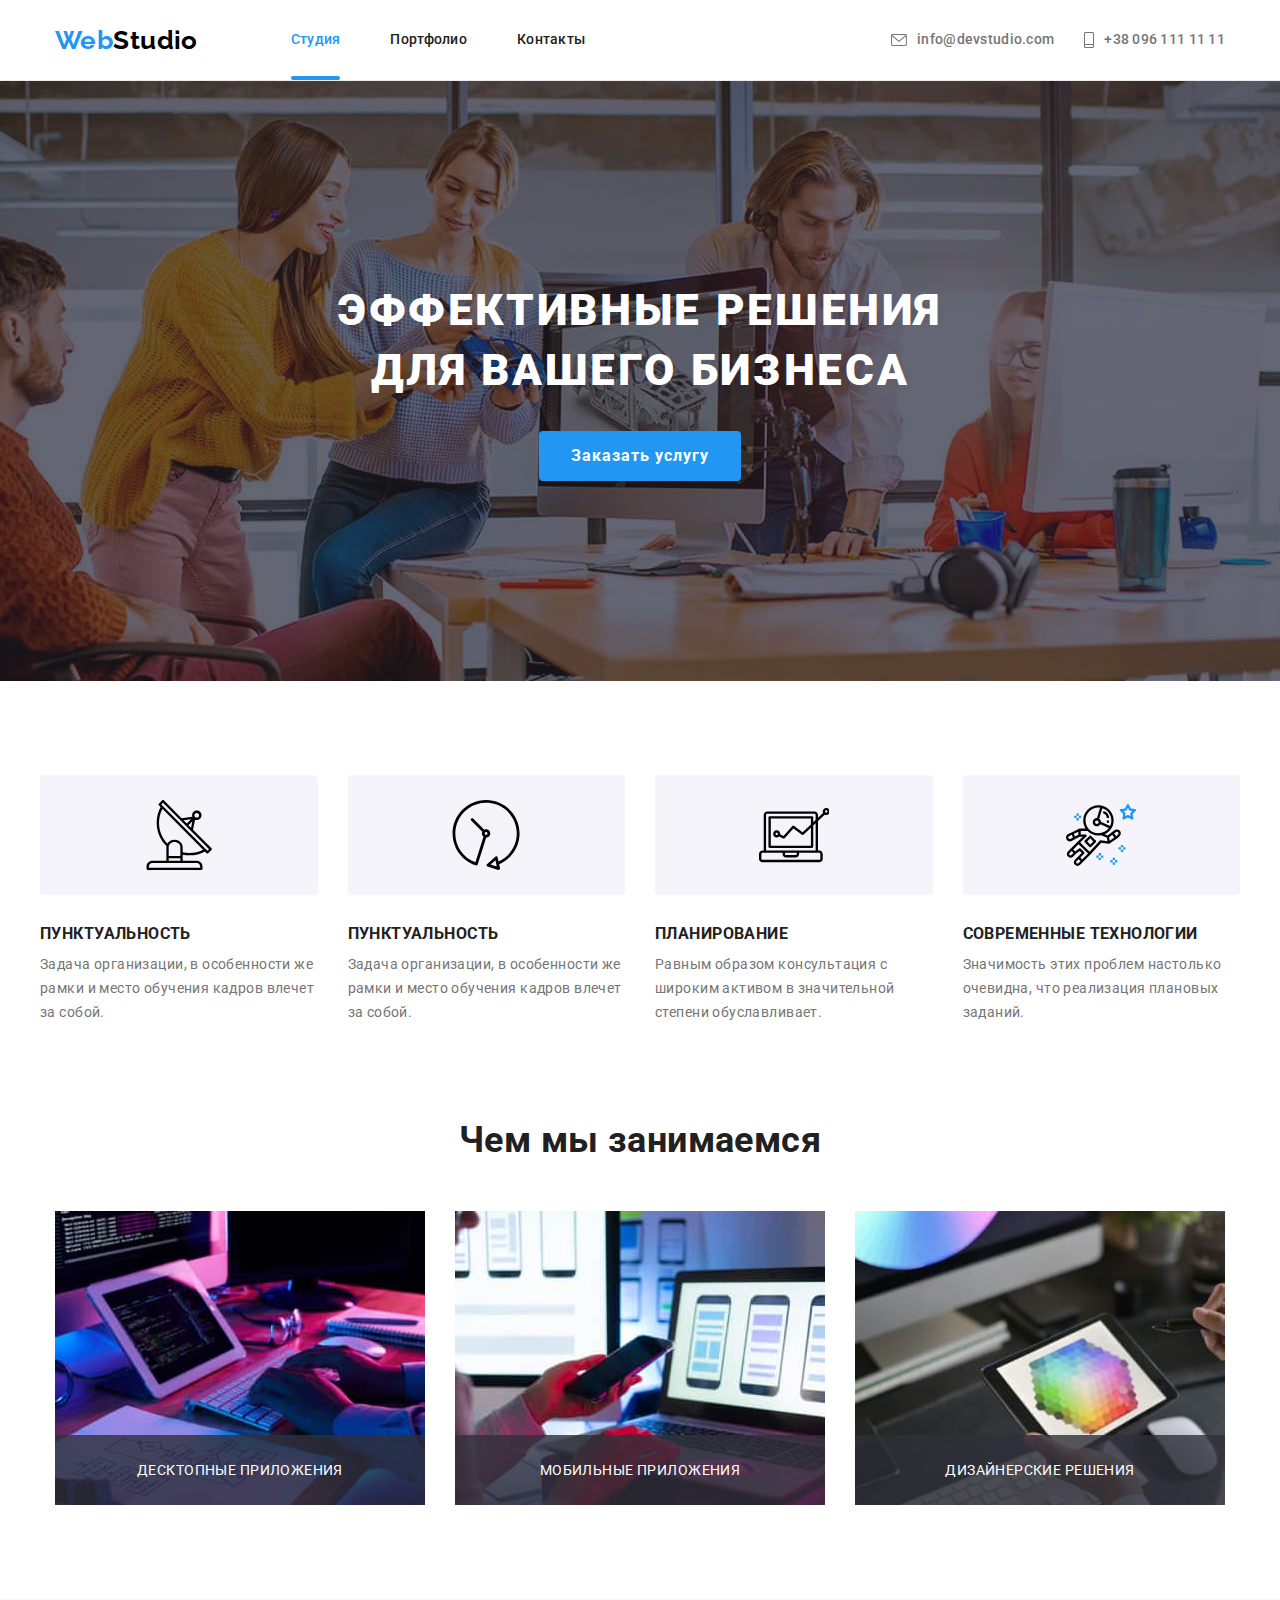
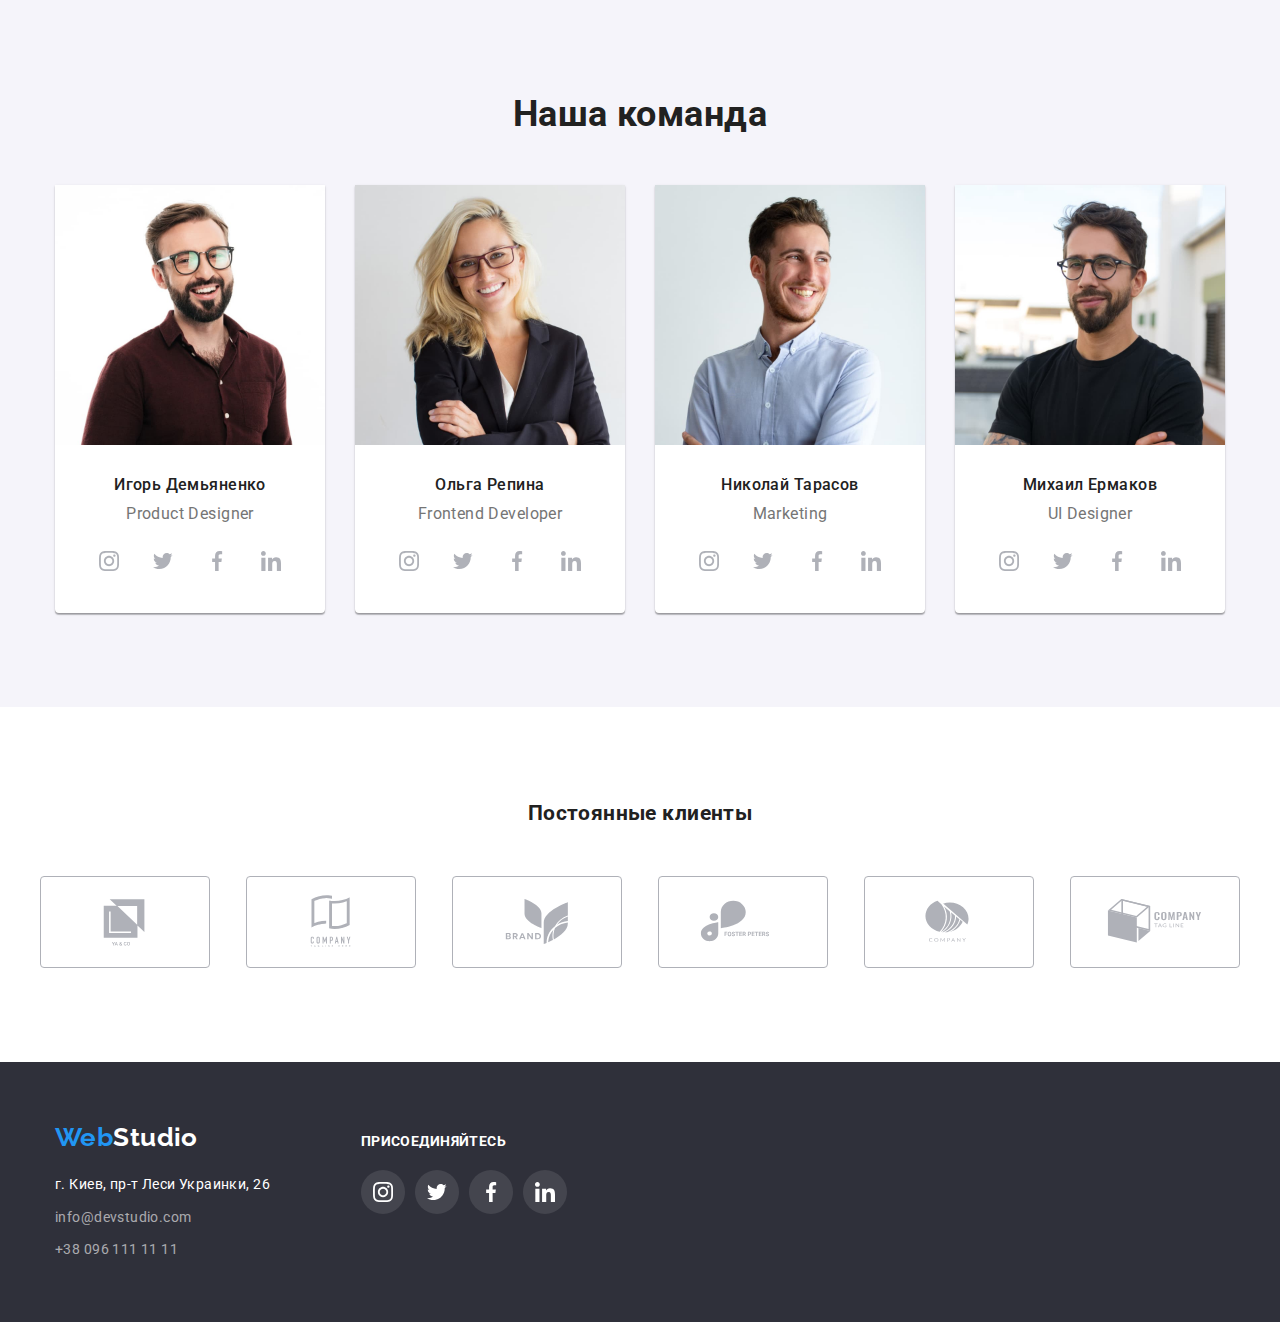
<file: index.html>
<!DOCTYPE html>
<html lang="ru">
<head>
    <meta charset="UTF-8">
    <meta http-equiv="X-UA-Compatible" content="IE=edge">
    <meta name="viewport" content="width=device-width, initial-scale=1.0">
    <title>Студия</title>
    <link rel="preconnect" href="https://fonts.gstatic.com">
    <link href="https://fonts.googleapis.com/css2?family=Raleway:wght@700&family=Roboto:wght@400;500;700;900&display=swap" rel="stylesheet">
    <link rel="stylesheet" href="https://cdnjs.cloudflare.com/ajax/libs/modern-normalize/1.0.0/modern-normalize.min.css">
    <link rel="stylesheet" href="https://cdnjs.cloudflare.com/ajax/libs/modern-normalize/1.0.0/modern-normalize.min.css">   
    <link rel="stylesheet" href="./css/style.css">
</head>
<body>
  <header class="header">      
  <div class="container header-container">
      <nav class="navigation">
          <a class="logo link" href="">Web<span class="logo-header">Studio</span></a>
          <ul class="menu list">
              <li class="nav-menu">
                  <a class="menu-link link nav current" href="./index.html">Студия</a></li>
              <li class="nav-menu">
                  <a class="menu-link link nav" href="./portfolio.html">Портфолио</a></li>
              <li class="nav-menu">
                  <a class="menu-link link nav" href="">Контакты</a></li>
          </ul>
      </nav>
      <ul class="contacts list">
          <li class="contact-blok">            
            <a class="cont-link link" href="mailto:info@devstudio.com">
                <svg class="contact-icon" width="16px" height="12px">
                    <use href="./images/sprite.svg#mail"></use>
                </svg>
            info@devstudio.com</a>
         </li>
         <li class="contact-blok">
            <a class="cont-link link" href="tel:+380961111111">
                <svg class="contact-icon" width="10px" height="16px">
                    <use href="./images/sprite.svg#phone"></use>
                </svg>
            +38 096 111 11 11</a>
         </li>
      </ul>
  </div>   
  </header>
  <main>
<section class="hero"> 
    <div class="container">
        <h1 class="hero-title">Эффективные решения <br> для вашего бизнеса</h1>
        <button class="hero-button button"  type="button" data-modal-open>Заказать услугу</button>
    </div>                                      
</section> 
<section class="advantages "> 
    <div class="container section-bord">        
    <h2 class="visually-hidden">Наши преимущества</h2>
    <ul class="advant-lists list">                
        <li class="advant-menu">
            <div class="icon-blok">
                <svg class="icon" width="70px" height="70px">
                    <use href="./images/sprite.svg#vector-1"></use>
                </svg>
            </div>            
            <h3 class="advant-title">Пунктуальность</h3>
            <p class="text">Задача организации, в особенности же рамки и место обучения кадров влечет за собой.</p>
        </li>
        <li class="advant-menu">
            <div class="icon-blok">
                <svg class="icon" width="70px" height="70px">
                    <use href="./images/sprite.svg#vector-2"></use>
                </svg>
            </div>            
            <h3 class="advant-title">Пунктуальность</h3>
            <p class="text">Задача организации, в особенности же рамки и место обучения кадров влечет за собой.</p>
        </li>
        <li class="advant-menu">
            <div class="icon-blok">
                <svg class="icon" width="70px" height="70px">
                    <use href="./images/sprite.svg#vector-3"></use>
                </svg>
            </div>            
            <h3 class="advant-title">Планирование</h3>
            <p class="text">Равным образом консультация с широким активом в значительной степени обуславливает.</p>
        </li>
        <li class="advant-menu">
            <div class="icon-blok">
                <svg class="icon" width="70px" height="70px">
                    <use href="./images/sprite.svg#astronaut"></use>
                </svg>
            </div>            
            <h3 class="advant-title">Современные технологии</h3>
            <p class="text">Значимость этих проблем настолько очевидна, что реализация плановых заданий.</p>
        </li>
    </ul>
    </div>
</section>
<section class="section-work">
    <div class="container work">
    <h2 class="section-title">Чем мы занимаемся</h2>
    <ul class="work-lists list">
        <li class="work-img">                    
                <img src="./images/aboutus/about-us1.jpg" alt="картинка" width="370" height="294">
                <p class="work-text">Десктопные приложения</p>                   
        </li>
        <li class="work-img">                    
                <img src="./images/aboutus/about-us2.jpg" alt="картинка" width="370" height="294">
                <p class="work-text">Мобильные приложения</p>
        </li>
        <li class="work-img">                    
                <img src="./images/aboutus/about-us3.jpg" alt="картинка" width="370" height="294">
                <p class="work-text">Дизайнерские решения</p>
        </li>
    </ul>
    </div>
</section>
<section class="section team">
    <div class="container">
    <h2 class="section-title">Наша команда</h2>
    <ul class="team-list list">
    <li class="staff">
        <img class="staff-img" src="./images/team/igor-demianenko.jpg" alt="фотография Игоря" width="270" height="260">
        <div class="name-box">
            <h3 class="staff-title">Игорь Демьяненко</h3>
            <p class="staff-text" lang="en">Product Designer</p>
            <ul class="social-list list">
                <li class="social-list-item">
                    <a class="social-list-link" href="">
                        <svg class="social-list-icon" width="20px" height="20px">
                            <use href="./images/sprite.svg#instagram"></use>
                        </svg>
                    </a>                                
                </li>
                <li class="social-list-item">
                    <a class="social-list-link" href="">
                        <svg class="social-list-icon" width="20px" height="20px">
                            <use href="./images/sprite.svg#twitter"></use>
                        </svg>
                    </a>                                
                </li>
                <li class="social-list-item">
                    <a class="social-list-link" href="">
                        <svg class="social-list-icon" width="20px" height="20px">
                            <use href="./images/sprite.svg#facebook"></use>
                        </svg>
                    </a>                                
                </li>
                <li class="social-list-item">
                    <a class="social-list-link" href="">
                        <svg class="social-list-icon" width="20px" height="20px">
                            <use href="./images/sprite.svg#linkedin"></use>
                        </svg>
                    </a>                                
                </li>
            </ul>
        </div>                                                          
    </li>
    <li class="staff"> 
        <img class="staff-img" src="./images/team/olga-repina.jpg" alt="фотография Ольги" width="270" height="260">
        <div class="name-box">
            <h3 class="staff-title">Ольга Репина</h3>
            <p class="staff-text" lang="en">Frontend Developer</p>
            <ul class="social-list list">
                <li class="social-list-item">
                <a class="social-list-link" href="">
                    <svg class="social-list-icon" width="20px" height="20px">
                        <use href="./images/sprite.svg#instagram"></use>
                    </svg>
                </a>
                </li>
                <li class="social-list-item">
                <a class="social-list-link" href="">
                    <svg class="social-list-icon" width="20px" height="20px">
                        <use href="./images/sprite.svg#twitter"></use>
                    </svg>
                </a>
                </li>
                <li class="social-list-item">
                <a class="social-list-link" href="">
                    <svg class="social-list-icon" width="20px" height="20px">
                        <use href="./images/sprite.svg#facebook"></use>
                    </svg>
                </a>
                </li>
                <li class="social-list-item">
                <a class="social-list-link" href="">
                    <svg class="social-list-icon" width="20px" height="20px">
                        <use href="./images/sprite.svg#linkedin"></use>
                    </svg>
                </a>
                </li>
            </ul>
        </div>            
    </li>
    <li class="staff">
        <img class="staff-img" src="./images/team/nikolai-tarasov.jpg" alt="фотография Николая" width="270" height="260">
        <div class="name-box">
            <h3 class="staff-title">Николай Тарасов</h3>
            <p class="staff-text" lang="en">Marketing</p>
            <ul class="social-list list">
                <li class="social-list-item">
                    <a class="social-list-link" href="">
                        <svg class="social-list-icon" width="20px" height="20px">
                            <use href="./images/sprite.svg#instagram"></use>
                        </svg>
                    </a>
                </li>
                <li class="social-list-item">
                    <a class="social-list-link" href="">
                        <svg class="social-list-icon" width="20px" height="20px">
                            <use href="./images/sprite.svg#twitter"></use>
                        </svg>
                    </a>
                </li>
                <li class="social-list-item">
                    <a class="social-list-link" href="">
                        <svg class="social-list-icon" width="20px" height="20px">
                            <use href="./images/sprite.svg#facebook"></use>
                        </svg>
                    </a>
                </li>
                <li class="social-list-item">
                    <a class="social-list-link" href="">
                        <svg class="social-list-icon" width="20px" height="20px">
                            <use href="./images/sprite.svg#linkedin"></use>
                        </svg>
                    </a>
                </li>
            </ul>
        </div>                             
    </li>
    <li class="staff">
        <img src="./images/team/mihail-ermakov.jpg" alt="фотография Михаила" width="270" height="260">
        <div class="name-box">
            <h3 class="staff-title">Михаил Ермаков</h3>
            <p class="staff-text" lang="en">UI Designer</p>
            <ul class="social-list list">
                <li class="social-list-item">
                    <a class="social-list-link" href="">
                        <svg class="social-list-icon" width="20px" height="20px">
                            <use href="./images/sprite.svg#instagram"></use>
                        </svg>
                    </a>
                </li>
                <li class="social-list-item">
                    <a class="social-list-link" href="">
                        <svg class="social-list-icon" width="20px" height="20px">
                            <use href="./images/sprite.svg#twitter"></use>
                        </svg>
                    </a>
                </li>
                <li class="social-list-item">
                    <a class="social-list-link" href="">
                        <svg class="social-list-icon" width="20px" height="20px">
                            <use href="./images/sprite.svg#facebook"></use>
                        </svg>
                    </a>
                </li>
                <li class="social-list-item">
                    <a class="social-list-link" href="">
                        <svg class="social-list-icon" width="20px" height="20px">
                            <use href="./images/sprite.svg#linkedin"></use>
                        </svg>
                    </a>
                </li>
            </ul>
        </div>              
    </li>                 
    </ul>
    </div>
</section>
<section class="section-clients">
    <div class="container section-bord">
        <h2 class="clients-title">Постоянные клиенты</h2>
    <div class="clients-box">
        <ul class="client-link-icon list">
            <li class="client-list">
                <a class="client-link" href="">
                    <svg class="client-logo" width="106px" height="60px">
                        <use href="./images/sprite.svg#logo-company-1"></use>
                    </svg>
                </a>
            </li>
        </ul>
        <ul class="clients-link list">
            <li class="client-list">
                <a class="client-link" href="">
                    <svg class="client-logo" width="106px" height="60px">
                        <use href="./images/sprite.svg#logo-company-6"></use>
                    </svg>
                </a>
            </li>
        </ul>
        <ul class="clients-link list">
            <li class="client-list">
                <a class="client-link" href="">
                    <svg class="client-logo" width="106px" height="60px">
                        <use href="./images/sprite.svg#logo-company-3"></use>
                    </svg>
                </a>
            </li>
        </ul>
        <ul class="clients-link list">
            <li class="client-list">
                <a class="client-link" href="">
                    <svg class="client-logo" width="106px" height="60px">
                        <use href="./images/sprite.svg#logo-company-4"></use>
                    </svg>
                </a>
            </li>
        </ul>
        <ul class="clients-link list">
            <li class="client-list">
                <a class="client-link" href="">
                    <svg class="client-logo" width="106px" height="60px">
                        <use href="./images/sprite.svg#logo-company-5"></use>
                    </svg>
                </a>
            </li>
        </ul>
        <ul class="clients-link list">
            <li class="client-list">
                <a class="client-link" href="">
                    <svg class="client-logo" width="106px" height="60px">
                        <use href="./images/sprite.svg#logo-company-2"></use>
                    </svg>
                </a>
            </li>
        </ul> 
       
    </div>
    </div>
</section>
  </main>  
  <footer class="footer">
    <div class="container footer-blok">
    <div class="logo-address">
        <a class="logo link" href="">Web<span class="logo-footer">Studio</span></a>
        <address class="address">
            <ul class="address-link list">
                <li class="footer-link-board"><a class="address-link link nav" href="" target="_blank"
                        rel="noreferrer noopener">г. Киев, пр-т Леси Украинки, 26</a></li>
                <li class="footer-link-board"><a class="mail-link link nav"
                        href="mailto:info@devstudio.com">info@devstudio.com</a></li>
                <li><a class="tel-link link nav" href="tel:+380961111111">+38 096 111 11 11</a></li>
            </ul>
        </address>
    </div>    
    <div class="footer-social-link">
    <p class="footer-social-text">присоединяйтесь</p>
    <ul class="social-list footer-social-list list">
        <li class="social-list-item footer-social-list-item">
        <a class="social-list-link footer-social-list-link" href="">
            <svg class="social-list-icon footer-social-list-icon" width="20px" height="20px">
                <use href="./images/sprite.svg#instagram"></use>
            </svg>
        </a>
        </li>
        <li class="social-list-item footer-social-list-item">
        <a class="social-list-link footer-social-list-link" href="">
            <svg class="social-list-icon footer-social-list-icon" width="20px" height="20px">
                <use href="./images/sprite.svg#twitter"></use>
            </svg>
        </a>
        </li>
        <li class="social-list-item footer-social-list-item">
        <a class="social-list-link footer-social-list-link" href="">
            <svg class="social-list-icon footer-social-list-icon" width="20px" height="20px">
                <use href="./images/sprite.svg#facebook"></use>
            </svg>
        </a>
        </li>
        <li class="social-list-item footer-social-list-item">
        <a class="social-list-link footer-social-list-link" href="">
            <svg class="social-list-icon footer-social-list-icon" width="20px" height="20px">
                <use href="./images/sprite.svg#linkedin"></use>
            </svg>
        </a>
        </li>
    </ul>
    </div>
    </div>           
  </footer>
<div class="backdrop is-hidden" data-modal>
    <div class="modal">
        <button class="modal-close-button" type="button" data-modal-close>
            <svg width="11px" height="11px">
                <use href="./images/sprite.svg#icon-close"></use>
            </svg>
        </button>
    </div>
</div>
<script src="./js/modal.js"></script>
</body>
</html>
</file>
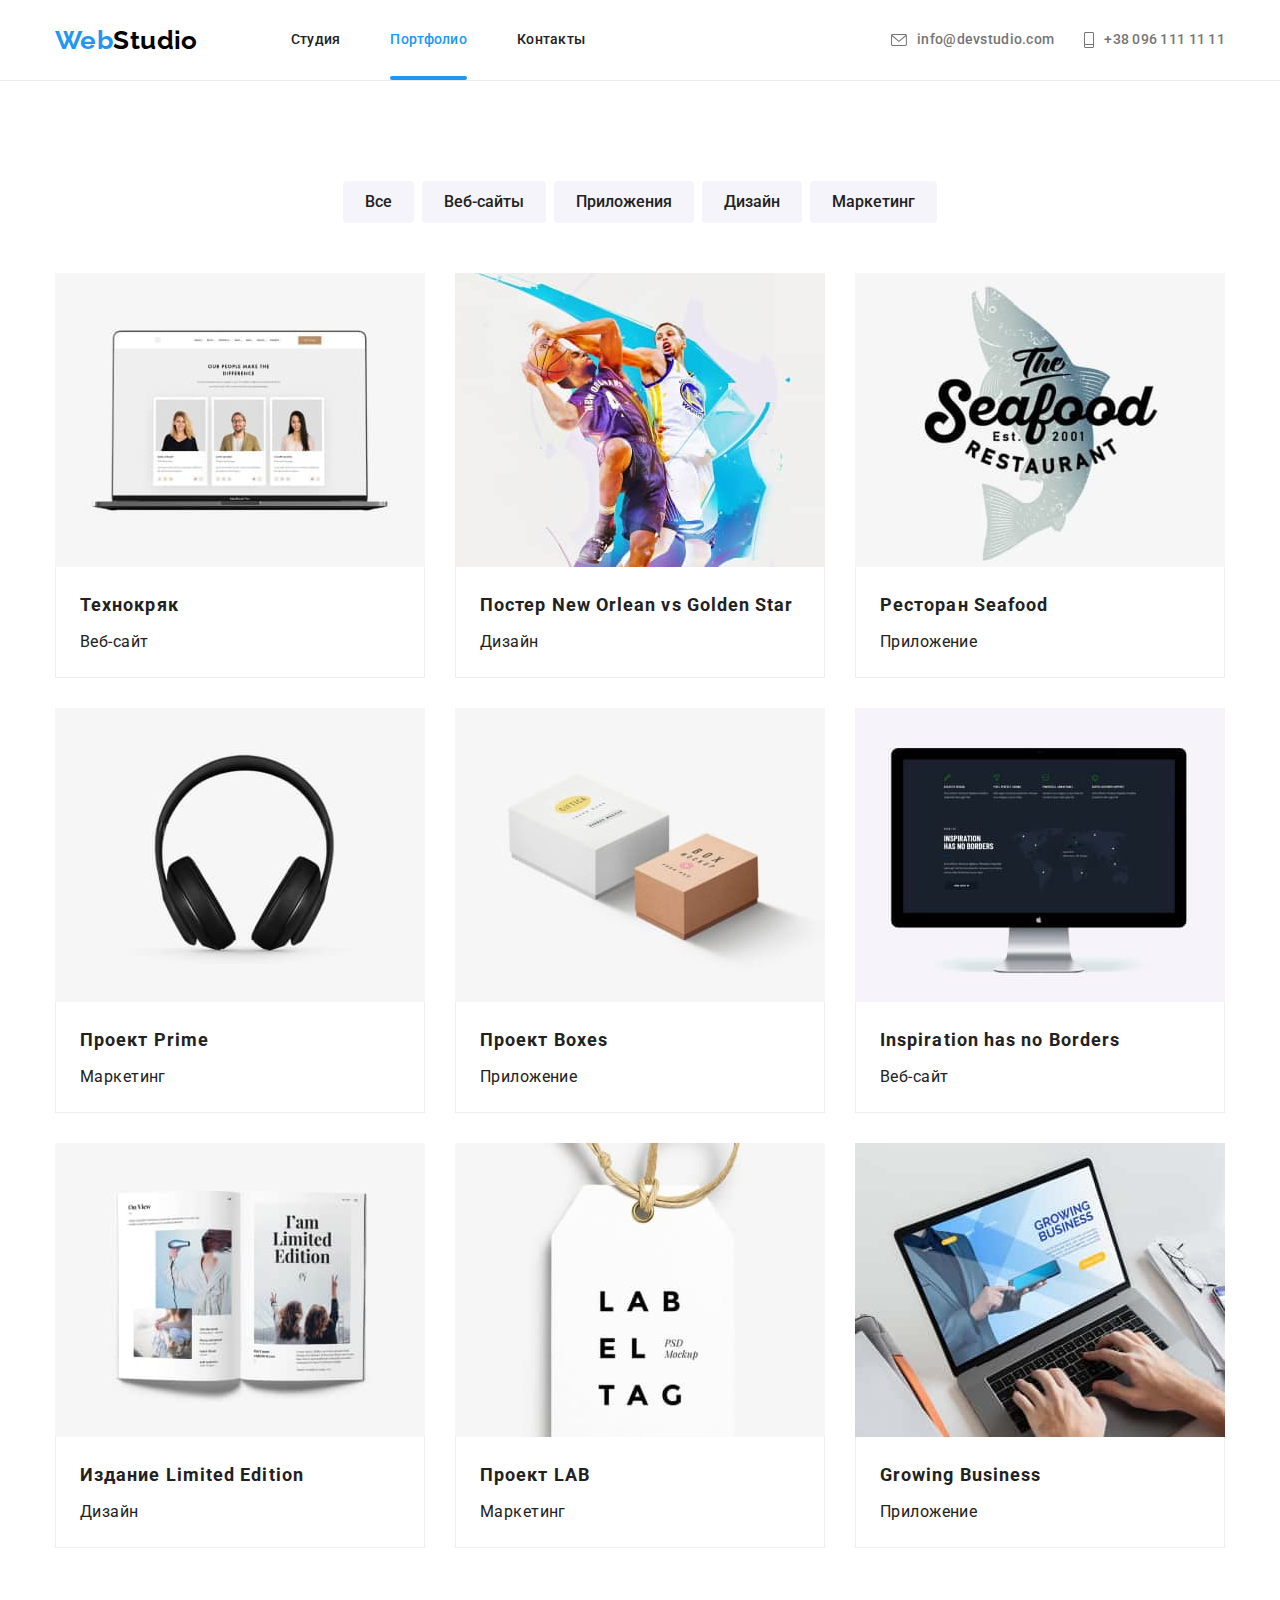
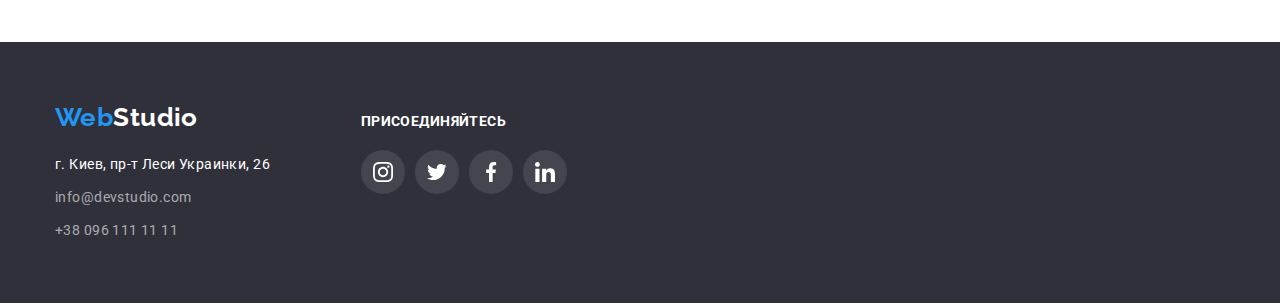
<file: portfolio.html>
<!DOCTYPE html>
<html lang="ru">
<head>
    <meta charset="UTF-8">
    <meta http-equiv="X-UA-Compatible" content="IE=edge">
    <meta name="viewport" content="width=device-width, initial-scale=1.0">
    <title>Портфолио</title>
    <link rel="preconnect" href="https://fonts.gstatic.com">
    <link href="https://fonts.googleapis.com/css2?family=Raleway:wght@700&family=Roboto:wght@400;500;700;900&display=swap" rel="stylesheet">
    
    <link rel="stylesheet" href="https://cdnjs.cloudflare.com/ajax/libs/modern-normalize/1.0.0/modern-normalize.min.css">
    <link rel="stylesheet" href="./css/style.css">
</head>
<body>
    <header class="header">
        <div class="container header-container">
            <nav class="navigation">
                <a class="logo link" href="">Web<span class="logo-header">Studio</span></a>
                <ul class="menu list">
                    <li class="nav-menu"><a class="menu-link link nav " href="./index.html">Студия</a></li>
                    <li class="nav-menu"><a class="menu-link link nav current" href="./portfolio.html">Портфолио</a></li>
                    <li class="nav-menu"><a class="menu-link link nav" href="">Контакты</a></li>
                </ul>
            </nav>
            <ul class="contacts list">
                <li class="contact-blok">
                    <a class="cont-link link" href="mailto:info@devstudio.com">
                        <svg class="contact-icon" width="16px" height="12px">
                            <use href="./images/sprite.svg#mail"></use>
                        </svg>
                        info@devstudio.com</a>
                </li>
                <li class="contact-blok">
                    <a class="cont-link link" href="tel:+380961111111">
                        <svg class="contact-icon" width="10px" height="16px">
                            <use href="./images/sprite.svg#phone"></use>
                        </svg>
                        +38 096 111 11 11</a>
                </li>
            </ul>
        </div>
    </header>
    <main>
    <section class="portfolio">
        <h1 class="title visually-hidden">Наши проекты</h1>
        <div class="container">
        <ul class="list button-titles">
            <li class="button-blok">
                <button class="button-portf button" type="button">Все</button></li>
            <li class="button-blok">
                <button class="button-portf button" type="button">Веб-сайты</button></li>
            <li class="button-blok">
                <button class="button-portf button" type="button">Приложения</button></li>
            <li class="button-blok">
                <button class="button-portf button" type="button">Дизайн</button></li>
            <li class="button-blok">
                <button class="button-portf button" type="button">Маркетинг</button></li>
        </ul>
         <ul class="project-lists list">
            <li class="project-blok" >
                <a class="project-link link" href="">
                    <div class="description-bloc">
                        <img src="./images/portfolio/ws-technocryk.jpg" alt="ноутбук с заставкой компании">
                        <p class="description">Технокряк это современная площадка распространения коронавируса. Компании используют эту
                        платформу для цифрового
                        шпионажа и атак на защищённые сервера конкурентов.</p>
                    </div>
                    
                    <div class="bord">
                        <h2 class="title-primary">Технокряк</h2>
                        <p class="text-portf">Веб-сайт</p>
                    </div>
                </a>                
            </li>
            <li class="project-blok">
                <a class="project-link link" href="">
                    <img src="./images/portfolio/des-goldenstar.jpg" alt="два баскетболиста с мячем в прыжке">
                    <div class="bord">
                    <h2 class="title-primary">Постер New Orlean vs Golden Star</h2>
                    <p class="text-portf">Дизайн</p>
                </div>
                </a>
            </li>
            <li class="project-blok">
                <a class="project-link link" href="">
                    <img src="./images/portfolio/att-seafood.jpg" alt="логотип ресторана">
                    <div class="bord">
                    <h2 class="title-primary">Ресторан Seafood</h2>
                    <p class="text-portf">Приложение</p>  
                    </div> 
                </a>            
            </li>
            <li class="project-blok">
                <a class="project-link link" href="">
                    <img src="./images/portfolio/mar-prime.jpg" alt="наушники">
                    <div class="bord">
                    <h2 class="title-primary">Проект Prime</h2>
                    <p class="text-portf">Маркетинг</p>     
                    </div> 
                </a>         
            </li>
            <li class="project-blok">
                <a class="project-link link" href="">
                    <img src="./images/portfolio/boxes.jpg" alt="две коробки">
                    <div class="bord">
                    <h2 class="title-primary">Проект Boxes</h2>
                    <p class="text-portf">Приложение</p> 
                    </div>
                </a>               
            </li>
            <li class="project-blok">
                <a class="project-link link" href="">
                    <img src="./images/portfolio/ws-borders.jpg" alt="манитор компьютера">
                    <div class="bord">
                    <h2 class="title-primary">Inspiration has no Borders</h2>
                    <p class="text-portf">Веб-сайт</p>   
                    </div>
                </a>             
            </li>
            <li class="project-blok">
                <a class="project-link link" href="">
                    <img src="./images/portfolio/des-lim-edition.jpg" alt="открытый журнал">
                    <div class="bord">
                    <h2 class="title-primary">Издание Limited Edition</h2>
                    <p class="text-portf">Дизайн</p>   
                    </div>  
                </a>          
            </li>
            <li class="project-blok">
                <a class="project-link link" href="">
                    <img src="./images/portfolio/mar-lab.jpg" alt="ярлык с названием проекта">
                    <div class="bord">
                    <h2 class="title-primary">Проект LAB</h2>
                    <p class="text-portf">Маркетинг</p>   
                    </div>  
                </a>           
            </li>
            <li class="project-blok">
                <a class="project-link link" href="">
                    <img src="./images/portfolio/growing-business.jpg" alt="ноутбук с названием проекта">
                    <div class="bord">
                    <h2 class="title-primary">Growing Business</h2>
                    <p class="text-portf">Приложение</p>  
                    </div>   
                </a>           
            </li>
        </ul>
        </div>
    </section>
    </main>    
    <footer class="footer">
        <div class="container footer-blok">
            <div class="logo-address">
                <a class="logo link" href="">Web<span class="logo-footer">Studio</span></a>
                <address class="address">
                    <ul class="address-link list">
                        <li class="footer-link-board"><a class="address-link link nav" href="" target="_blank"
                                rel="noreferrer noopener">г. Киев, пр-т Леси Украинки, 26</a></li>
                        <li class="footer-link-board"><a class="mail-link link nav"
                                href="mailto:info@devstudio.com">info@devstudio.com</a></li>
                        <li><a class="tel-link link nav" href="tel:+380961111111">+38 096 111 11 11</a></li>
                    </ul>
                </address>
            </div>
            <div class="footer-social-link">
                <p class="footer-social-text">присоединяйтесь</p>
                <ul class="social-list footer-social-list list">
                    <li class="social-list-item footer-social-list-item">
                        <a class="social-list-link footer-social-list-link" href="">
                            <svg class="social-list-icon footer-social-list-icon" width="20px" height="20px">
                                <use href="./images/sprite.svg#instagram"></use>
                            </svg>
                        </a>
                    </li>
                    <li class="social-list-item footer-social-list-item">
                        <a class="social-list-link footer-social-list-link" href="">
                            <svg class="social-list-icon footer-social-list-icon" width="20px" height="20px">
                                <use href="./images/sprite.svg#twitter"></use>
                            </svg>
                        </a>
                    </li>
                    <li class="social-list-item footer-social-list-item">
                        <a class="social-list-link footer-social-list-link" href="">
                            <svg class="social-list-icon footer-social-list-icon" width="20px" height="20px">
                                <use href="./images/sprite.svg#facebook"></use>
                            </svg>
                        </a>
                    </li>
                    <li class="social-list-item footer-social-list-item">
                        <a class="social-list-link footer-social-list-link" href="">
                            <svg class="social-list-icon footer-social-list-icon" width="20px" height="20px">
                                <use href="./images/sprite.svg#linkedin"></use>
                            </svg>
                        </a>
                    </li>
                </ul>
            </div>
        </div>
    </footer>
</body>
</html>
</file>
<file: css/style.css>
:root {
  --main-font: 'Roboto', sans-serif;
  --secondary-font: 'Raleway', sans-serif;
  --accent-color: #2196f3;
  --secondary-color: #757575;
  --body-color: #212121;
  --white-color: #fff;
  --background-color-footer-header: #2f303a;
  --nav-footer-color: #ffffff99;
  --black-color: #000;
  --indent: 30px;
  --background-icon-button: #f5f4fa;
  --icon-color: #afb1b8;
}
h1,
h2,
h3,
h4,
h5,
h6,
p {
  margin-top: 0;
  margin-bottom: 0;
}
ul,
ol {
  margin-top: 0;
  margin-bottom: 0;
  padding-left: 0;
}
img {
  display: block;
}
body {
  color: var(--body-color);
  font-family: var(--main-font);
  font-size: 14px;
  letter-spacing: 0.03em;
  font-style: normal;
  font-weight: 400;
}
/* ===  COMPONENTS  === */
.list {
  list-style: none;
}
.link {
  text-decoration: none;
  color: var(--body-color);
}
.current {
  color: var(--accent-color);
}
.visually-hidden {
  position: absolute;
  width: 1px;
  height: 1px;
  margin: -1px;
  border: 0;
  padding: 0;

  white-space: nowrap;
  clip-path: inset(100%);
  clip: rect(0 0 0 0);
  overflow: hidden;
}
.container {
  width: 1200px;
  padding-left: 15px;
  padding-right: 15px;
  margin: 0 auto;
}

.section-title {
  font-weight: 700;
  font-size: 36px;
  line-height: 1.17;
  text-align: center;
}

.button {
  cursor: pointer;
}
.current {
  position: relative;
  color: var(--accent-color);
}
.current::after {
  content: ' ';
  display: block;
  position: absolute;
  width: 100%;
  height: 4px;
  border-radius: 2px;
  background-color: var(--accent-color);
  margin-top: 28px;
}
/* ===== header =====*/
.header-container {
  display: flex;
  align-items: center;
  justify-content: space-between;
}
.header {
  border-bottom: 1px solid #ececec;
}
.navigation {
  display: flex;
  align-items: center;
}
.menu {
  display: flex;
  justify-content: center;
}
.menu-link {
  display: block;
  transition-property: color;
  transition-duration: 250ms;
  transition-timing-function: cubic-bezier(0.4, 0, 0.2, 1);
}
.nav-menu:not(:last-child) {
  margin-right: 50px;
}
.menu-link:hover,
.menu-link:focus {
  color: var(--accent-color);
}
.logo {
  font-family: var(--secondary-font);
  font-weight: 700;
  font-size: 26px;
  line-height: 1.19;
  color: var(--accent-color);
  margin-right: 93px;
  transition-property: color;
  transition-duration: 250ms;
  transition-timing-function: cubic-bezier(0.4, 0, 0.2, 1);
}
.logo-header {
  color: var(--black-color);
  transition-property: color;
  transition-duration: 250ms;
  transition-timing-function: cubic-bezier(0.4, 0, 0.2, 1);
}
.logo-header:hover,
.logo-header:focus {
  color: var(--accent-color);
}
.logo:hover,
.logo:focus {
  color: var(--accent-color);
}

.menu,
.cont-link {
  font-family: var(--main-font);
  font-weight: 500;
  line-height: 1.14;
  letter-spacing: 0.02em;
  color: var(--secondary-color);
}
.contacts {
  display: flex;
  justify-content: center;
}
.contact-blok {
  display: flex;
  align-items: center;
  fill: var(--secondary-color);
}
.contact-blok:not(:first-child) {
  margin-left: var(--indent);
}
.cont-link {
  display: flex;
  align-items: center;
  padding: 32px 0;
  transition-property: color;
  transition-duration: 250ms;
  transition-timing-function: cubic-bezier(0.4, 0, 0.2, 1);
}
.contact-icon {
  align-items: center;
  margin-right: 10px;
  transition-property: color;
  transition-duration: 250ms;
  transition-timing-function: cubic-bezier(0.4, 0, 0.2, 1);
}
.cont-link:hover,
.cont-link:focus {
  color: var(--accent-color);
}
.cont-link:hover .contact-icon,
.cont-link:focus .contact-icon {
  fill: var(--accent-color);
}

/* ===== end header =====*/
/* ======== hero ========*/
.hero {
  background-color: #c4c4c4;
  text-align: center;
  padding-top: 200px;
  padding-bottom: 200px;
  background-image: linear-gradient(rgba(47, 48, 58, 0.4), rgba(47, 48, 58, 0.4)),
    url(../images/hero.jpg);
  background-repeat: no-repeat;
  max-width: 1600px;
  margin: auto;
  background-position: center;
  background-size: cover;
}
.hero-title {
  font-weight: 900;
  font-size: 44px;
  line-height: 1.36;
  letter-spacing: 0.06em;
  text-transform: uppercase;
  color: var(--white-color);
  margin-bottom: var(--indent);
}
.hero-button {
  font-style: normal;
  font-weight: 700;
  font-size: 16px;
  line-height: 1.88;
  display: flex;
  letter-spacing: 0.06em;
  color: var(--white-color);
  background-color: var(--accent-color);
  margin-left: auto;
  margin-right: auto;
  padding: 10px 32px;
  border-radius: 4px;
  border: transparent;
}
/* ======== end hero ========*/
/* ======  advantages ====== */
.advant-lists {
  align-content: center;
  display: flex;
}
.section-bord {
  padding: 94px 0;
}
.advant-menu {
  flex-basis: calc(100% / 4);
}
.advant-menu:not(:last-child) {
  margin-right: var(--indent);
}
.advant-title {
  font-weight: 700;
  line-height: 1.14;
  margin-top: var(--indent);
  text-transform: uppercase;
}
.text {
  line-height: 1.71;
  color: var(--secondary-color);
  display: block;
  margin-top: 10px;
}
.icon-blok {
  display: flex;
  align-items: center;
  justify-content: center;
  height: 120px;
  border: 1px solid var(--background-icon-button);
  border-radius: 4px;
  background-color: var(--background-icon-button);
}

/* ===== end advantages ===== */
/* ======== our work ======== */
.work {
  padding-bottom: 94px;
}
.section-title {
  margin-bottom: 50px;
}
.work-lists {
  display: flex;
  flex-wrap: wrap;
}
.work-img {
  width: 370px;
  position: relative;
  overflow: hidden;
}
.work-img:not(:last-child) {
  margin-right: var(--indent);
}
.work-text {
  position: absolute;
  left: 0;
  bottom: 0;
  width: 100%;
  height: 70px;
  display: flex;
  justify-content: center;
  align-items: center;
  color: var(--white-color);
  background-color: rgba(47, 48, 58, 0.8);
  text-transform: uppercase;
}
/* ====== end our work ======= */
/* ======== our team ======== */

.team {
  background-color: var(--background-icon-button);
  padding-top: 94px;
  padding-bottom: 94px;
}
.section-title {
  margin-bottom: 50px;
}
.team-list {
  display: flex;
  flex-wrap: wrap;
  margin-right: calc(-1 * var(--indent));
  margin-bottom: calc(-1 * var(--indent));
}
.social-list {
  display: flex;
  justify-content: space-between;
}
.social-list-link:hover,
.social-list-link:focus {
  background-color: var(--accent-color);
}
.social-list-icon {
  fill: var(--icon-color);
  transition-property: fill;
  transition-duration: 250ms;
  transition-timing-function: cubic-bezier(0.4, 0, 0.2, 1);
}
.social-list-link:hover .social-list-icon,
.social-list-link:focus .social-list-icon {
  fill: var(--white-color);
}
.social-list-link {
  display: flex;
  width: 44px;
  height: 44px;
  background-color: var(--white-color);
  border-radius: 50%;
  align-items: center;
  justify-content: center;
  transition-property: background-color;
  transition-duration: 250ms;
  transition-timing-function: cubic-bezier(0.4, 0, 0.2, 1);
}
.staff {
  flex-basis: calc(100% / 4 - var(--indent));
  margin-right: var(--indent);
  margin-bottom: var(--indent);
  background: var(--white-color);
  box-shadow: 0px 1px 3px rgba(0, 0, 0, 0.12), 0px 1px 1px rgba(0, 0, 0, 0.14),
    0px 2px 1px rgba(0, 0, 0, 0.2);
  border-radius: 0px 0px 4px 4px;
}
.staff-title {
  font-weight: 500;
  font-size: 16px;
  line-height: 1.19;
  text-align: center;
  margin-bottom: 10px;
}
.staff-text {
  font-size: 16px;
  line-height: 1.19;
  text-align: center;
  color: var(--secondary-color);
  margin-bottom: 16px;
}
.name-box {
  padding: 30px 32px;
}
/* ====== end our team ======= */

/* ===== our clients ===== */
.clients-box {
  display: flex;
  justify-content: space-between;
}
.clients-title {
  text-align: center;
  margin-bottom: 50px;
}
.client-link {
  display: flex;
  width: 170px;
  height: 92px;
  align-items: center;
  justify-content: center;
  border: 1px solid var(--icon-color);
  border-radius: 4px;
  transition-property: border-color;
  transition-duration: 250ms;
  transition-timing-function: cubic-bezier(0.4, 0, 0.2, 1);
}
.client-logo {
  fill: var(--icon-color);
  transition-property: fill;
  transition-duration: 250ms;
  transition-timing-function: cubic-bezier(0.4, 0, 0.2, 1);
}
.client-link:hover,
.client-link:focus {
  border-color: var(--accent-color);
}
.client-link:hover .client-logo,
.client-link:focus .client-logo {
  fill: var(--accent-color);
}

/* ===== end our clients ===== */

/* ======= footer ========= */
.footer {
  background-color: var(--background-color-footer-header);
  padding-top: 60px;
  padding-bottom: 60px;
}
.footer-link-board {
  margin-bottom: 9px;
}
.logo-footer {
  color: var(--white-color);
  transition-property: color;
  transition-duration: 250ms;
  transition-timing-function: cubic-bezier(0.4, 0, 0.2, 1);
}
.logo-footer:hover,
.logo-footer:focus {
  color: var(--accent-color);
}
.address-link,
.mail-link,
.tel-link {
  font-style: normal;
  font-family: var(--main-font);
  line-height: 1.71;
}
.address-link {
  color: var(--white-color);
  margin-top: 20px;
}
.mail-link,
.tel-link {
  color: var(--nav-footer-color);
}
.footer-blok {
  display: flex;
  align-items: baseline;
}
.footer-social-link {
  margin-left: 70px;
}
.footer-social-text {
  font-weight: 700;
  font-size: 14px;
  line-height: 1.14;
  text-align: left;
  text-transform: uppercase;
  color: var(--white-color);
  margin-bottom: 20px;
  fill: var(--accent-color);
}
.footer-social-list-item:not(:first-child) {
  margin-left: 10px;
}
.footer-social-list-link {
  background-color: rgba(255, 255, 255, 0.1);
}
.footer-social-list-icon {
  fill: var(--white-color);
}
/* ====== end footer ======= */

/* ==portfolio== */
.portfolio {
  padding-top: 100px;
  padding-bottom: 94px;
}
.button-titles {
  display: flex;
  margin-bottom: 50px;
  justify-content: center;
}
.button-portf {
  font-family: var(--main-font);
  font-weight: 500;
  font-size: 16px;
  line-height: 1.63;
  text-align: center;
  color: var(--body-color);
  padding: 8px 22px;
  border-radius: 4px;
  background: var(--background-icon-button);
  border: transparent;
  transition-property: background-color, color, box-shadow;
  transition-duration: 250ms;
  transition-timing-function: cubic-bezier(0.4, 0, 0.2, 1);
}
.button-blok:not(:last-child) {
  margin-right: 8px;
}
.button-portf:hover,
.button-portf:focus {
  background-color: var(--accent-color);
  color: var(--white-color);
  box-shadow: 0px 3px 1px rgba(0, 0, 0, 0.1), 0px 1px 2px rgba(0, 0, 0, 0.08),
    0px 2px 2px rgba(0, 0, 0, 0.12);
}
.project-lists {
  display: flex;
  flex-wrap: wrap;
  margin-right: calc(-1 * var(--indent));
  margin-bottom: calc(-1 * var(--indent));
}
.project-blok {
  display: flex;
  flex-basis: calc(100% / 3 - var(--indent));
  margin-right: var(--indent);
  margin-bottom: var(--indent);
}
.project-link {
  transition-property: box-shadow;
  transition-duration: 250ms;
  transition-timing-function: cubic-bezier(0.4, 0, 0.2, 1);
}
.project-link:hover,
.project-link:focus {
  box-shadow: 1px 4px 6px rgba(0, 0, 0, 0.16), 0 4px 4px rgba(0, 0, 0, 0.06),
    0 1px 1px rgba(0, 0, 0, 0.12);
}
.description-bloc {
  position: relative;
  overflow: hidden;
}
.description {
  font-family: var(--main-font);
  font-weight: 400;
  font-size: 18px;
  line-height: 1.56;
  color: var(--white-color);
  text-align: left;
  position: absolute;
  width: 100%;
  height: 100%;
  top: 0;
  left: 0;
  background-color: rgba(33, 150, 243, 0.9);
  padding: 24px 63px;
  overflow: auto;
  transform: translateY(100%);
  transition: transform;
  transition-duration: 250ms;
  transition-timing-function: cubic-bezier(0.4, 0, 0.2, 1);
}
.project-link:hover .description,
.project-link:focus .description {
  transform: translateY(0%);
}
.bord {
  padding: 20px 24px;
  border: 1px solid #eeeeee;
  border-top: transparent;
}
.title-primary {
  font-family: var(--main-font);
  font-weight: 700;
  font-size: 18px;
  line-height: 2;
  letter-spacing: 0.06em;
  color: var(--body-color);
  margin-bottom: 4px;
  text-align: left;
}
.text-portf {
  font-family: var(--main-font);
  font-size: 16px;
  line-height: 1.88;
  color: var(--secondary-font);
  text-align: left;
}
/* ======  modal window ======== */
.backdrop {
  position: fixed;
  top: 0;
  left: 0;
  z-index: 300;
  width: 100vw;
  height: 100vh;
  background-color: rgba(0, 0, 0, 0.5);
}
.modal {
  position: absolute;
  width: 528px;
  height: 581px;
  background-color: var(--white-color);
  border-radius: 4px;
  top: 50%;
  left: 50%;
  transform: translate(-50%, -50%);
}
.is-hidden {
  opacity: 0;
  pointer-events: none;
  visibility: hidden;
}
.modal-close-button {
  position: absolute;
  top: 8px;
  right: 8px;
  width: 30px;
  height: 30px;
  border-radius: 50%;
  border: 1px solid rgba(0, 0, 0, 0.1);
  padding: 0;
  cursor: pointer;
  box-shadow: 0 1px 3px rgba(0, 0, 0, 0.12), 0 1px 1px rgba(0, 0, 0, 0.14),
    0 2px 1px rgba(0, 0, 0, 0.2);
} 

/* ======  end modal window ========
</file>
